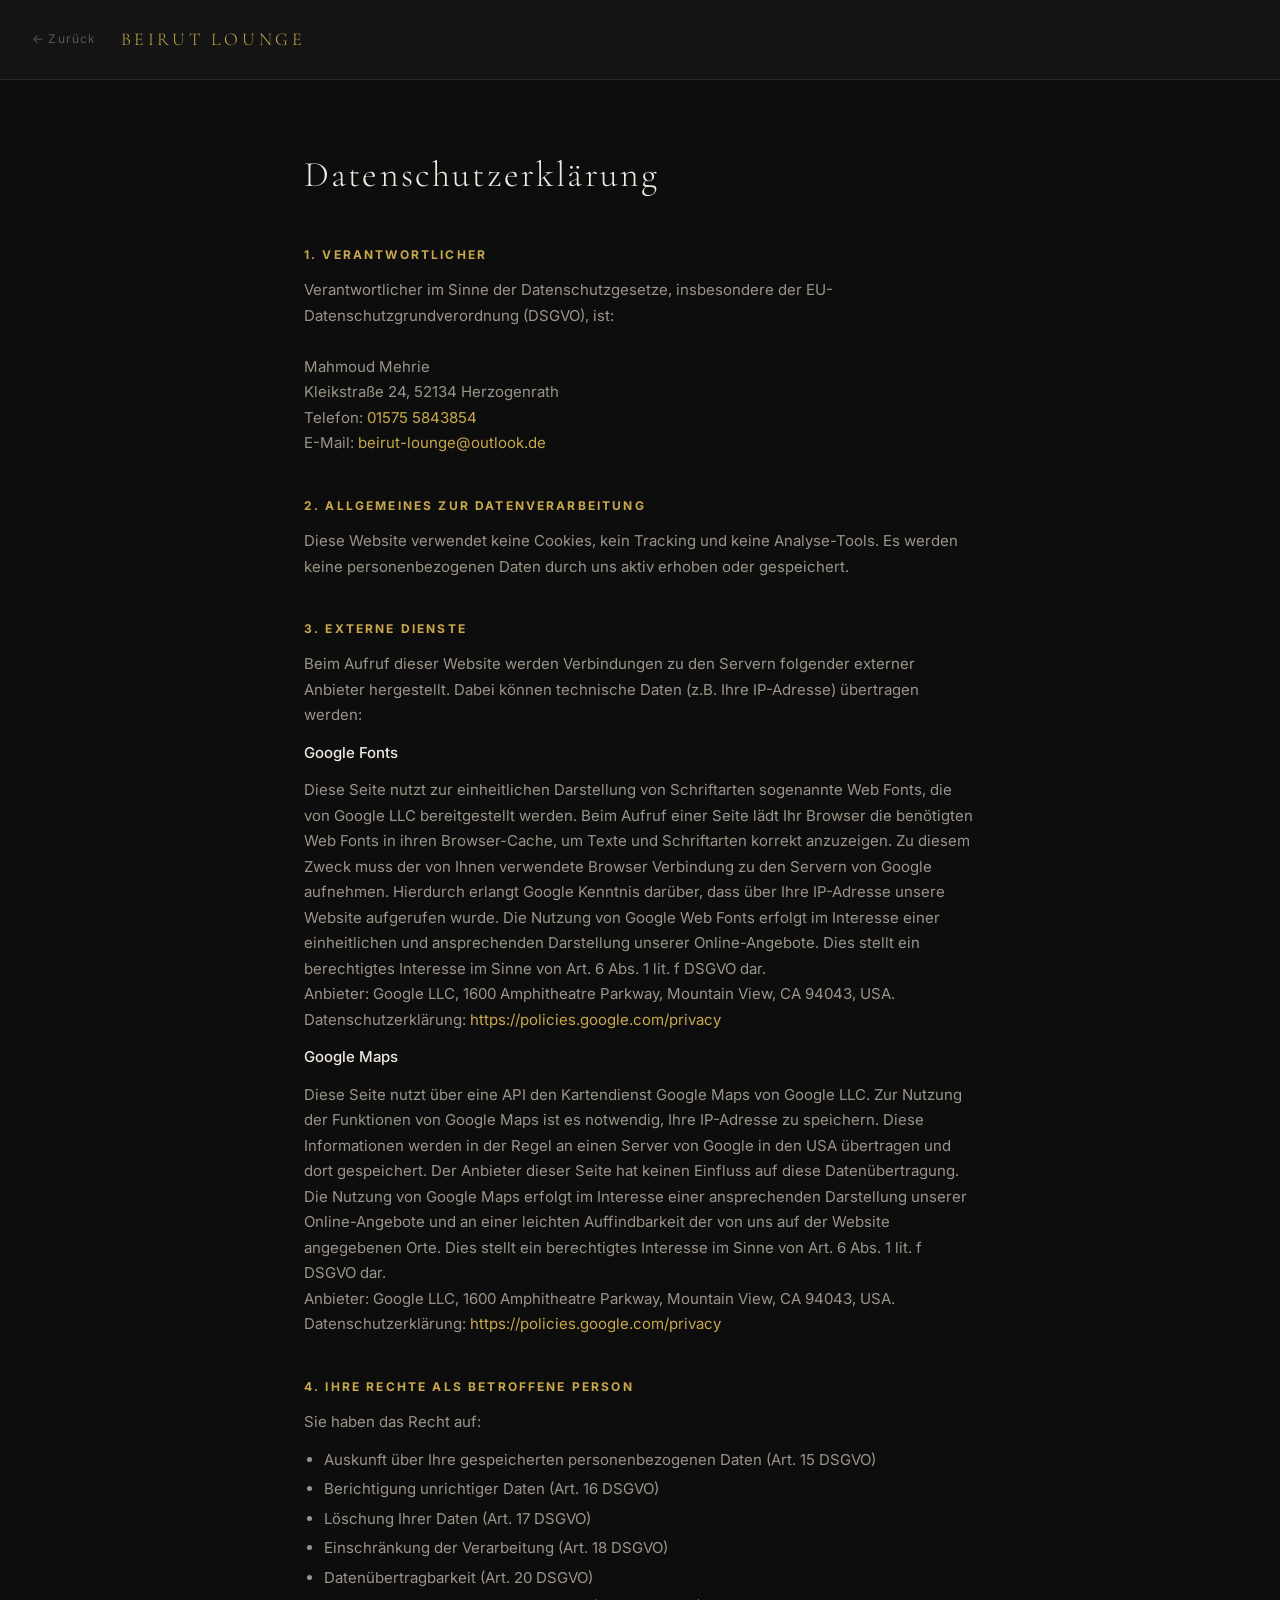
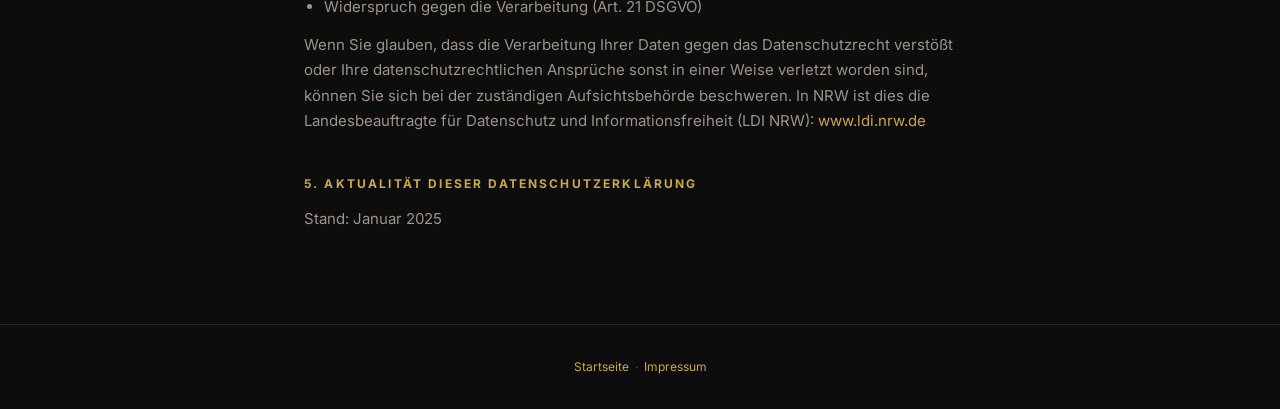
<file: datenschutz.html>
<!DOCTYPE html>
<html lang="de">
<head>
  <meta charset="UTF-8">
  <meta name="viewport" content="width=device-width, initial-scale=1.0">
  <title>Datenschutz — Beirut Lounge</title>

  <link rel="preconnect" href="https://fonts.googleapis.com">
  <link rel="preconnect" href="https://fonts.gstatic.com" crossorigin>
  <link href="https://fonts.googleapis.com/css2?family=Cormorant+Garamond:wght@300;400&family=Inter:wght@300;400;500&display=swap" rel="stylesheet">

  <style>
    :root {
      --bg-primary:     #0D0D0D;
      --bg-surface:     #141414;
      --accent:         #C9A84C;
      --text-primary:   #F0EAE0;
      --text-secondary: #9C9488;
      --text-muted:     #5C574F;
      --divider:        #2A2620;
      --font-display:   'Cormorant Garamond', serif;
      --font-body:      'Inter', sans-serif;
    }
    *, *::before, *::after { box-sizing: border-box; margin: 0; padding: 0; }
    body {
      background: var(--bg-primary);
      color: var(--text-primary);
      font-family: var(--font-body);
      font-size: 1rem;
      line-height: 1.7;
    }
    a { color: var(--accent); text-decoration: none; }
    a:hover { text-decoration: underline; }

    .legal-header {
      background: var(--bg-surface);
      border-bottom: 1px solid var(--divider);
      padding: 1.5rem 2rem;
      display: flex;
      align-items: center;
      gap: 1.5rem;
    }
    .legal-header__back {
      font-size: 0.75rem;
      letter-spacing: 0.1em;
      color: var(--text-muted);
      transition: color 0.2s;
    }
    .legal-header__back:hover { color: var(--accent); text-decoration: none; }
    .legal-header__logo {
      font-family: var(--font-display);
      font-size: 1.125rem;
      font-weight: 300;
      letter-spacing: 0.2em;
      text-transform: uppercase;
      color: var(--accent);
    }

    .legal-main {
      max-width: 720px;
      margin: 0 auto;
      padding: 4rem 1.5rem 5rem;
    }
    h1 {
      font-family: var(--font-display);
      font-size: 2.25rem;
      font-weight: 300;
      letter-spacing: 0.06em;
      color: var(--text-primary);
      margin-bottom: 2.5rem;
    }
    h2 {
      font-size: 0.75rem;
      letter-spacing: 0.18em;
      text-transform: uppercase;
      color: var(--accent);
      margin: 2.5rem 0 0.75rem;
    }
    p {
      font-size: 0.9375rem;
      color: var(--text-secondary);
      margin-bottom: 0.75rem;
    }
    ul {
      padding-left: 1.25rem;
      margin-bottom: 0.75rem;
    }
    li {
      font-size: 0.9375rem;
      color: var(--text-secondary);
      margin-bottom: 0.25rem;
    }
    .placeholder {
      background: rgba(201,168,76,0.08);
      border: 1px dashed var(--accent);
      border-radius: 2px;
      padding: 0.25rem 0.5rem;
      color: var(--accent);
      font-size: 0.8rem;
      letter-spacing: 0.05em;
    }

    footer {
      border-top: 1px solid var(--divider);
      padding: 2rem 1.5rem;
      text-align: center;
      font-size: 0.75rem;
      color: var(--text-muted);
    }
  </style>
</head>
<body>

  <header class="legal-header">
    <a href="index.html" class="legal-header__back">&#8592; Zurück</a>
    <span class="legal-header__logo">Beirut Lounge</span>
  </header>

  <main class="legal-main">
    <h1>Datenschutzerklärung</h1>

    <h2>1. Verantwortlicher</h2>
    <p>
      Verantwortlicher im Sinne der Datenschutzgesetze, insbesondere der EU-Datenschutzgrundverordnung (DSGVO), ist:<br><br>
      Mahmoud Mehrie<br>
      Kleikstraße 24, 52134 Herzogenrath<br>
      Telefon: <a href="tel:+4915755843854">01575 5843854</a><br>
      E-Mail: <a href="mailto:beirut-lounge@outlook.de">beirut-lounge@outlook.de</a>
    </p>

    <h2>2. Allgemeines zur Datenverarbeitung</h2>
    <p>
      Diese Website verwendet keine Cookies, kein Tracking und keine Analyse-Tools.
      Es werden keine personenbezogenen Daten durch uns aktiv erhoben oder gespeichert.
    </p>

    <h2>3. Externe Dienste</h2>
    <p>
      Beim Aufruf dieser Website werden Verbindungen zu den Servern folgender externer Anbieter hergestellt.
      Dabei können technische Daten (z.B. Ihre IP-Adresse) übertragen werden:
    </p>

    <p><strong style="color: var(--text-primary); font-weight: 500;">Google Fonts</strong></p>
    <p>
      Diese Seite nutzt zur einheitlichen Darstellung von Schriftarten sogenannte Web Fonts, die von Google LLC bereitgestellt werden.
      Beim Aufruf einer Seite lädt Ihr Browser die benötigten Web Fonts in ihren Browser-Cache, um Texte und Schriftarten korrekt anzuzeigen.
      Zu diesem Zweck muss der von Ihnen verwendete Browser Verbindung zu den Servern von Google aufnehmen.
      Hierdurch erlangt Google Kenntnis darüber, dass über Ihre IP-Adresse unsere Website aufgerufen wurde.
      Die Nutzung von Google Web Fonts erfolgt im Interesse einer einheitlichen und ansprechenden Darstellung unserer Online-Angebote.
      Dies stellt ein berechtigtes Interesse im Sinne von Art. 6 Abs. 1 lit. f DSGVO dar.<br>
      Anbieter: Google LLC, 1600 Amphitheatre Parkway, Mountain View, CA 94043, USA.<br>
      Datenschutzerklärung: <a href="https://policies.google.com/privacy" target="_blank" rel="noopener noreferrer">https://policies.google.com/privacy</a>
    </p>

    <p><strong style="color: var(--text-primary); font-weight: 500;">Google Maps</strong></p>
    <p>
      Diese Seite nutzt über eine API den Kartendienst Google Maps von Google LLC.
      Zur Nutzung der Funktionen von Google Maps ist es notwendig, Ihre IP-Adresse zu speichern.
      Diese Informationen werden in der Regel an einen Server von Google in den USA übertragen und dort gespeichert.
      Der Anbieter dieser Seite hat keinen Einfluss auf diese Datenübertragung.
      Die Nutzung von Google Maps erfolgt im Interesse einer ansprechenden Darstellung unserer Online-Angebote und an einer leichten Auffindbarkeit der von uns auf der Website angegebenen Orte.
      Dies stellt ein berechtigtes Interesse im Sinne von Art. 6 Abs. 1 lit. f DSGVO dar.<br>
      Anbieter: Google LLC, 1600 Amphitheatre Parkway, Mountain View, CA 94043, USA.<br>
      Datenschutzerklärung: <a href="https://policies.google.com/privacy" target="_blank" rel="noopener noreferrer">https://policies.google.com/privacy</a>
    </p>

    <h2>4. Ihre Rechte als betroffene Person</h2>
    <p>Sie haben das Recht auf:</p>
    <ul>
      <li>Auskunft über Ihre gespeicherten personenbezogenen Daten (Art. 15 DSGVO)</li>
      <li>Berichtigung unrichtiger Daten (Art. 16 DSGVO)</li>
      <li>Löschung Ihrer Daten (Art. 17 DSGVO)</li>
      <li>Einschränkung der Verarbeitung (Art. 18 DSGVO)</li>
      <li>Datenübertragbarkeit (Art. 20 DSGVO)</li>
      <li>Widerspruch gegen die Verarbeitung (Art. 21 DSGVO)</li>
    </ul>
    <p>
      Wenn Sie glauben, dass die Verarbeitung Ihrer Daten gegen das Datenschutzrecht verstößt oder
      Ihre datenschutzrechtlichen Ansprüche sonst in einer Weise verletzt worden sind, können Sie sich
      bei der zuständigen Aufsichtsbehörde beschweren. In NRW ist dies die
      Landesbeauftragte für Datenschutz und Informationsfreiheit (LDI NRW):
      <a href="https://www.ldi.nrw.de" target="_blank" rel="noopener noreferrer">www.ldi.nrw.de</a>
    </p>

    <h2>5. Aktualität dieser Datenschutzerklärung</h2>
    <p>Stand: Januar 2025</p>
  </main>

  <footer>
    <a href="index.html">Startseite</a> &nbsp;&middot;&nbsp;
    <a href="impressum.html">Impressum</a>
  </footer>

</body>
</html>
</file>
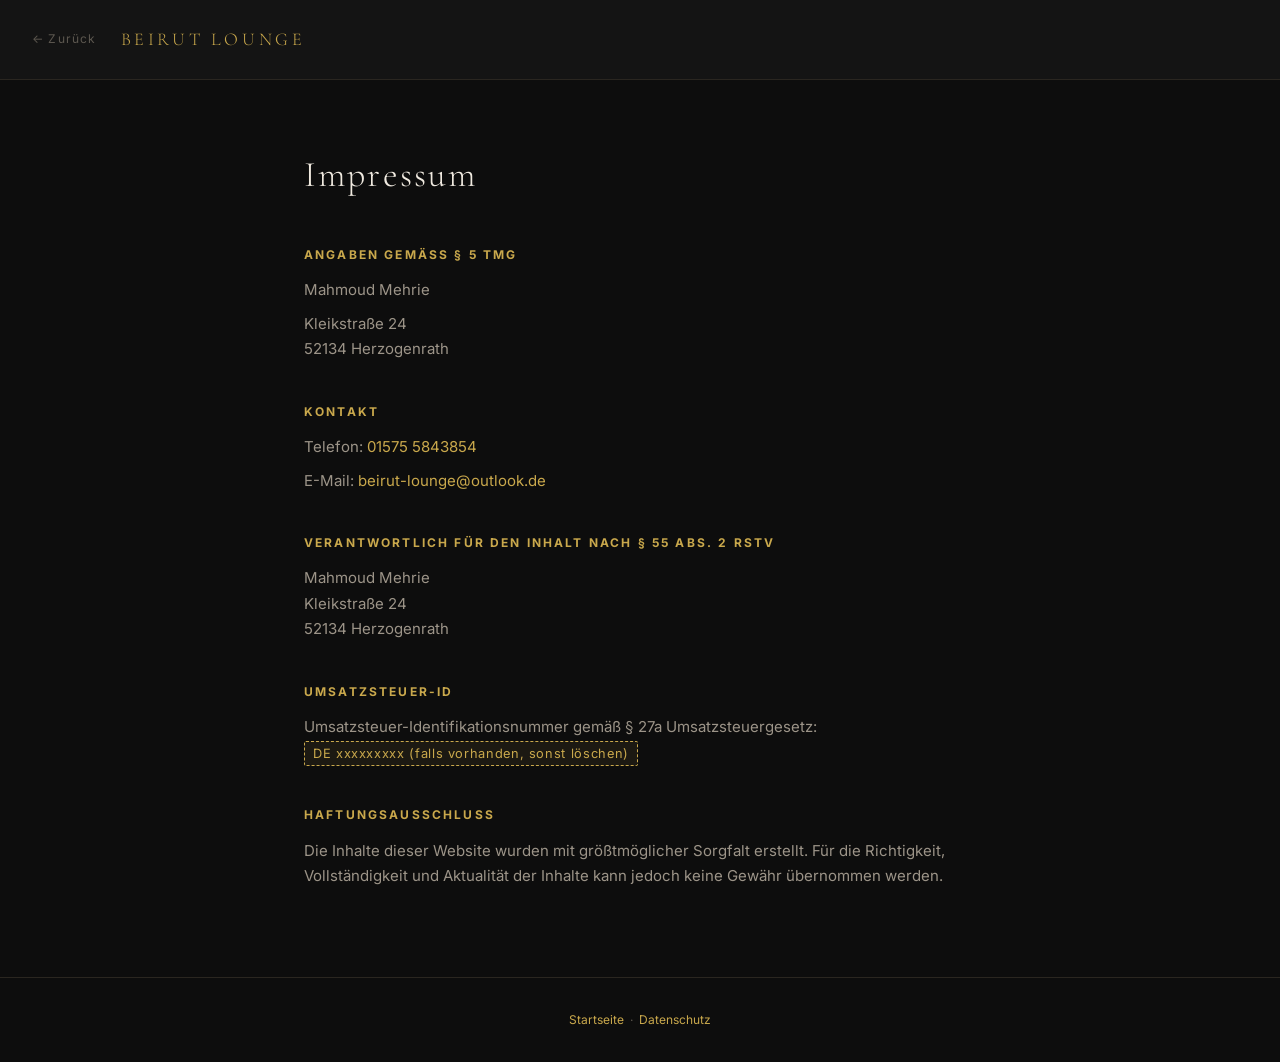
<file: impressum.html>
<!DOCTYPE html>
<html lang="de">
<head>
  <meta charset="UTF-8">
  <meta name="viewport" content="width=device-width, initial-scale=1.0">
  <title>Impressum — Beirut Lounge</title>

  <link rel="preconnect" href="https://fonts.googleapis.com">
  <link rel="preconnect" href="https://fonts.gstatic.com" crossorigin>
  <link href="https://fonts.googleapis.com/css2?family=Cormorant+Garamond:wght@300;400&family=Inter:wght@300;400;500&display=swap" rel="stylesheet">

  <style>
    :root {
      --bg-primary:     #0D0D0D;
      --bg-surface:     #141414;
      --accent:         #C9A84C;
      --text-primary:   #F0EAE0;
      --text-secondary: #9C9488;
      --text-muted:     #5C574F;
      --divider:        #2A2620;
      --font-display:   'Cormorant Garamond', serif;
      --font-body:      'Inter', sans-serif;
    }
    *, *::before, *::after { box-sizing: border-box; margin: 0; padding: 0; }
    body {
      background: var(--bg-primary);
      color: var(--text-primary);
      font-family: var(--font-body);
      font-size: 1rem;
      line-height: 1.7;
    }
    a { color: var(--accent); text-decoration: none; }
    a:hover { text-decoration: underline; }

    .legal-header {
      background: var(--bg-surface);
      border-bottom: 1px solid var(--divider);
      padding: 1.5rem 2rem;
      display: flex;
      align-items: center;
      gap: 1.5rem;
    }
    .legal-header__back {
      font-size: 0.75rem;
      letter-spacing: 0.1em;
      color: var(--text-muted);
      transition: color 0.2s;
    }
    .legal-header__back:hover { color: var(--accent); text-decoration: none; }
    .legal-header__logo {
      font-family: var(--font-display);
      font-size: 1.125rem;
      font-weight: 300;
      letter-spacing: 0.2em;
      text-transform: uppercase;
      color: var(--accent);
    }

    .legal-main {
      max-width: 720px;
      margin: 0 auto;
      padding: 4rem 1.5rem 5rem;
    }
    h1 {
      font-family: var(--font-display);
      font-size: 2.25rem;
      font-weight: 300;
      letter-spacing: 0.06em;
      color: var(--text-primary);
      margin-bottom: 2.5rem;
    }
    h2 {
      font-size: 0.75rem;
      letter-spacing: 0.18em;
      text-transform: uppercase;
      color: var(--accent);
      margin: 2.5rem 0 0.75rem;
    }
    p {
      font-size: 0.9375rem;
      color: var(--text-secondary);
      margin-bottom: 0.5rem;
    }
    .placeholder {
      background: rgba(201,168,76,0.08);
      border: 1px dashed var(--accent);
      border-radius: 2px;
      padding: 0.25rem 0.5rem;
      color: var(--accent);
      font-size: 0.8rem;
      letter-spacing: 0.05em;
    }

    footer {
      border-top: 1px solid var(--divider);
      padding: 2rem 1.5rem;
      text-align: center;
      font-size: 0.75rem;
      color: var(--text-muted);
    }
  </style>
</head>
<body>

  <header class="legal-header">
    <a href="index.html" class="legal-header__back">&#8592; Zurück</a>
    <span class="legal-header__logo">Beirut Lounge</span>
  </header>

  <main class="legal-main">
    <h1>Impressum</h1>

    <h2>Angaben gemäß § 5 TMG</h2>
    <p>Mahmoud Mehrie</p>
    <p>Kleikstraße 24<br>52134 Herzogenrath</p>

    <h2>Kontakt</h2>
    <p>Telefon: <a href="tel:+4915755843854">01575 5843854</a></p>
    <p>E-Mail: <a href="mailto:beirut-lounge@outlook.de">beirut-lounge@outlook.de</a></p>

    <h2>Verantwortlich für den Inhalt nach § 55 Abs. 2 RStV</h2>
    <p>Mahmoud Mehrie<br>
    Kleikstraße 24<br>52134 Herzogenrath</p>

    <h2>Umsatzsteuer-ID</h2>
    <p>Umsatzsteuer-Identifikationsnummer gemäß § 27a Umsatzsteuergesetz:<br>
    <span class="placeholder">DE xxxxxxxxx (falls vorhanden, sonst löschen)</span></p>

    <h2>Haftungsausschluss</h2>
    <p>
      Die Inhalte dieser Website wurden mit größtmöglicher Sorgfalt erstellt.
      Für die Richtigkeit, Vollständigkeit und Aktualität der Inhalte kann jedoch keine Gewähr übernommen werden.
    </p>
  </main>

  <footer>
    <a href="index.html">Startseite</a> &nbsp;&middot;&nbsp;
    <a href="datenschutz.html">Datenschutz</a>
  </footer>

</body>
</html>
</file>
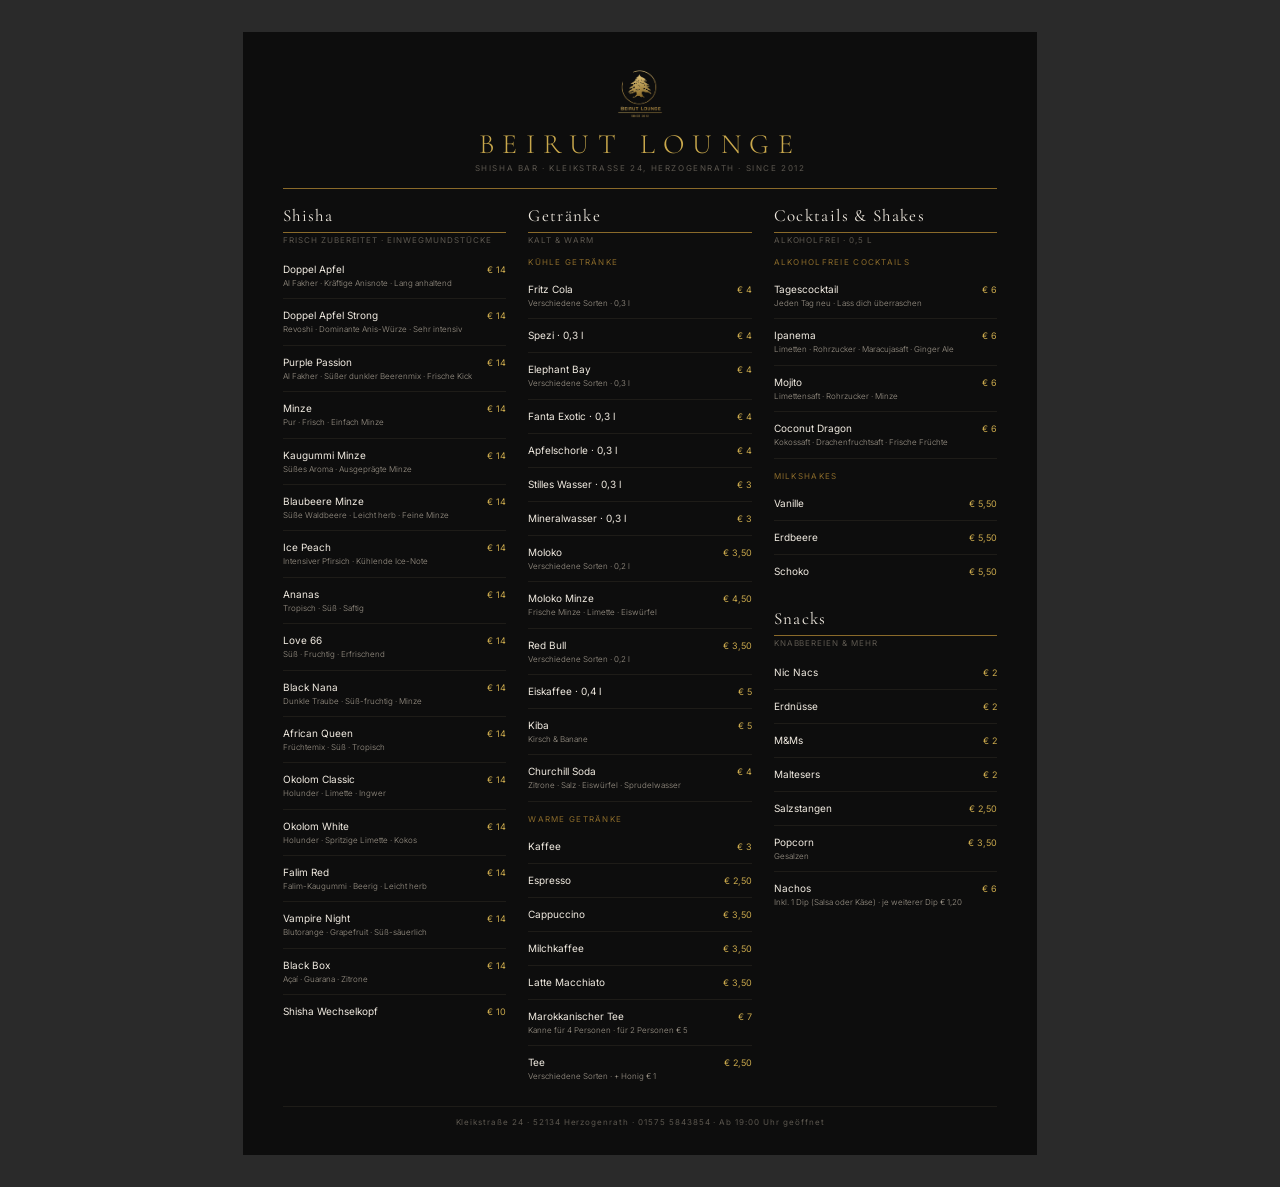
<file: menu-print.html>
<!DOCTYPE html>
<html lang="de">
<head>
  <meta charset="UTF-8">
  <title>Speisekarte — Beirut Lounge</title>
  <link href="https://fonts.googleapis.com/css2?family=Cormorant+Garamond:wght@300;400;600&family=Inter:wght@300;400;500&display=swap" rel="stylesheet">
  <style>

    * { box-sizing: border-box; margin: 0; padding: 0; }

    @page { size: A4 portrait; margin: 0; }

    html, body {
      width: 794px;
      height: 1123px;
    }

    body {
      overflow: hidden;
      background: #0D0D0D;
      color: #F0EAE0;
      font-family: 'Inter', sans-serif;
      -webkit-print-color-adjust: exact;
      print-color-adjust: exact;
    }

    @media screen {
      html {
        background: #2A2A2A;
        min-height: 100vh;
        display: flex;
        align-items: flex-start;
        justify-content: center;
        padding: 32px 0;
        width: auto;
        height: auto;
      }
    }

    .page {
      width: 794px;
      height: 1123px;
      padding: 34px 40px 28px;
      display: flex;
      flex-direction: column;
    }

    /* ── HEADER ── */
    .hdr {
      text-align: center;
      padding-bottom: 15px;
      margin-bottom: 16px;
      border-bottom: 1px solid #8A6A2A;
      flex-shrink: 0;
    }

    .hdr img {
      width: 58px;
      height: auto;
      display: block;
      margin: 0 auto 6px;
    }

    .hdr__name {
      font-family: 'Cormorant Garamond', serif;
      font-size: 28px;
      font-weight: 300;
      letter-spacing: 0.3em;
      text-transform: uppercase;
      color: #C9A84C;
      line-height: 1;
    }

    .hdr__sub {
      font-size: 8px;
      letter-spacing: 0.2em;
      text-transform: uppercase;
      color: #5C574F;
      margin-top: 5px;
    }

    /* ── 3-SPALTEN ── */
    .cols {
      display: grid;
      grid-template-columns: 1fr 1fr 1fr;
      gap: 22px;
      flex: 1;
      min-height: 0;
      overflow: hidden;
    }

    .col {
      display: flex;
      flex-direction: column;
      overflow: hidden;
    }

    /* ── KATEGORIE ── */
    .cat { flex-shrink: 0; }
    .cat + .cat { margin-top: 20px; }

    .cat__title {
      font-family: 'Cormorant Garamond', serif;
      font-size: 17px;
      font-weight: 400;
      letter-spacing: 0.08em;
      color: #F0EAE0;
      padding-bottom: 6px;
      border-bottom: 1px solid #8A6A2A;
      margin-bottom: 2px;
    }

    .cat__sub {
      font-size: 8px;
      letter-spacing: 0.12em;
      text-transform: uppercase;
      color: #5C574F;
      margin-bottom: 8px;
    }

    .group-lbl {
      font-size: 8px;
      letter-spacing: 0.16em;
      text-transform: uppercase;
      color: #8A6A2A;
      margin: 12px 0 6px;
    }

    /* ── ITEM ── */
    .item {
      display: flex;
      justify-content: space-between;
      align-items: baseline;
      padding: 10px 0;
      border-bottom: 1px solid #1E1C18;
      gap: 8px;
    }

    .item:last-child { border-bottom: none; }

    .item__left { flex: 1; min-width: 0; }

    .item__name {
      font-size: 10px;
      color: #F0EAE0;
      font-weight: 400;
      line-height: 1.3;
    }

    .item__desc {
      font-size: 8px;
      color: #9C9488;
      font-weight: 300;
      line-height: 1.3;
      margin-top: 2px;
    }

    .item__price {
      font-size: 9px;
      color: #C9A84C;
      white-space: nowrap;
      flex-shrink: 0;
    }

    /* ── FOOTER ── */
    .ftr {
      text-align: center;
      font-size: 8px;
      color: #5C574F;
      letter-spacing: 0.12em;
      padding-top: 10px;
      border-top: 1px solid #1E1C18;
      flex-shrink: 0;
      margin-top: 14px;
    }

  </style>
</head>
<body>
<div class="page">

  <header class="hdr">
    <img src="assets/images/logo-transparent.png" alt="Beirut Lounge">
    <div class="hdr__name">Beirut Lounge</div>
    <div class="hdr__sub">Shisha Bar &middot; Kleikstraße 24, Herzogenrath &middot; Since 2012</div>
  </header>

  <div class="cols">

    <!-- ── SPALTE 1: SHISHA ── -->
    <div class="col">
      <div class="cat">
        <div class="cat__title">Shisha</div>
        <div class="cat__sub">Frisch zubereitet &middot; Einwegmundstücke</div>

        <div class="item"><div class="item__left"><div class="item__name">Doppel Apfel</div><div class="item__desc">Al Fakher &middot; Kräftige Anisnote &middot; Lang anhaltend</div></div><div class="item__price">€ 14</div></div>
        <div class="item"><div class="item__left"><div class="item__name">Doppel Apfel Strong</div><div class="item__desc">Revoshi &middot; Dominante Anis-Würze &middot; Sehr intensiv</div></div><div class="item__price">€ 14</div></div>
        <div class="item"><div class="item__left"><div class="item__name">Purple Passion</div><div class="item__desc">Al Fakher &middot; Süßer dunkler Beerenmix &middot; Frische Kick</div></div><div class="item__price">€ 14</div></div>
        <div class="item"><div class="item__left"><div class="item__name">Minze</div><div class="item__desc">Pur &middot; Frisch &middot; Einfach Minze</div></div><div class="item__price">€ 14</div></div>
        <div class="item"><div class="item__left"><div class="item__name">Kaugummi Minze</div><div class="item__desc">Süßes Aroma &middot; Ausgeprägte Minze</div></div><div class="item__price">€ 14</div></div>
        <div class="item"><div class="item__left"><div class="item__name">Blaubeere Minze</div><div class="item__desc">Süße Waldbeere &middot; Leicht herb &middot; Feine Minze</div></div><div class="item__price">€ 14</div></div>
        <div class="item"><div class="item__left"><div class="item__name">Ice Peach</div><div class="item__desc">Intensiver Pfirsich &middot; Kühlende Ice-Note</div></div><div class="item__price">€ 14</div></div>
        <div class="item"><div class="item__left"><div class="item__name">Ananas</div><div class="item__desc">Tropisch &middot; Süß &middot; Saftig</div></div><div class="item__price">€ 14</div></div>
        <div class="item"><div class="item__left"><div class="item__name">Love 66</div><div class="item__desc">Süß &middot; Fruchtig &middot; Erfrischend</div></div><div class="item__price">€ 14</div></div>
        <div class="item"><div class="item__left"><div class="item__name">Black Nana</div><div class="item__desc">Dunkle Traube &middot; Süß-fruchtig &middot; Minze</div></div><div class="item__price">€ 14</div></div>
        <div class="item"><div class="item__left"><div class="item__name">African Queen</div><div class="item__desc">Früchtemix &middot; Süß &middot; Tropisch</div></div><div class="item__price">€ 14</div></div>
        <div class="item"><div class="item__left"><div class="item__name">Okolom Classic</div><div class="item__desc">Holunder &middot; Limette &middot; Ingwer</div></div><div class="item__price">€ 14</div></div>
        <div class="item"><div class="item__left"><div class="item__name">Okolom White</div><div class="item__desc">Holunder &middot; Spritzige Limette &middot; Kokos</div></div><div class="item__price">€ 14</div></div>
        <div class="item"><div class="item__left"><div class="item__name">Falim Red</div><div class="item__desc">Falim-Kaugummi &middot; Beerig &middot; Leicht herb</div></div><div class="item__price">€ 14</div></div>
        <div class="item"><div class="item__left"><div class="item__name">Vampire Night</div><div class="item__desc">Blutorange &middot; Grapefruit &middot; Süß-säuerlich</div></div><div class="item__price">€ 14</div></div>
        <div class="item"><div class="item__left"><div class="item__name">Black Box</div><div class="item__desc">Açaí &middot; Guarana &middot; Zitrone</div></div><div class="item__price">€ 14</div></div>
        <div class="item"><div class="item__left"><div class="item__name">Shisha Wechselkopf</div></div><div class="item__price">€ 10</div></div>
      </div>
    </div>

    <!-- ── SPALTE 2: GETRÄNKE ── -->
    <div class="col">
      <div class="cat">
        <div class="cat__title">Getränke</div>
        <div class="cat__sub">Kalt &amp; Warm</div>

        <div class="group-lbl">Kühle Getränke</div>
        <div class="item"><div class="item__left"><div class="item__name">Fritz Cola</div><div class="item__desc">Verschiedene Sorten &middot; 0,3 l</div></div><div class="item__price">€ 4</div></div>
        <div class="item"><div class="item__left"><div class="item__name">Spezi &middot; 0,3 l</div></div><div class="item__price">€ 4</div></div>
        <div class="item"><div class="item__left"><div class="item__name">Elephant Bay</div><div class="item__desc">Verschiedene Sorten &middot; 0,3 l</div></div><div class="item__price">€ 4</div></div>
        <div class="item"><div class="item__left"><div class="item__name">Fanta Exotic &middot; 0,3 l</div></div><div class="item__price">€ 4</div></div>
        <div class="item"><div class="item__left"><div class="item__name">Apfelschorle &middot; 0,3 l</div></div><div class="item__price">€ 4</div></div>
        <div class="item"><div class="item__left"><div class="item__name">Stilles Wasser &middot; 0,3 l</div></div><div class="item__price">€ 3</div></div>
        <div class="item"><div class="item__left"><div class="item__name">Mineralwasser &middot; 0,3 l</div></div><div class="item__price">€ 3</div></div>
        <div class="item"><div class="item__left"><div class="item__name">Moloko</div><div class="item__desc">Verschiedene Sorten &middot; 0,2 l</div></div><div class="item__price">€ 3,50</div></div>
        <div class="item"><div class="item__left"><div class="item__name">Moloko Minze</div><div class="item__desc">Frische Minze &middot; Limette &middot; Eiswürfel</div></div><div class="item__price">€ 4,50</div></div>
        <div class="item"><div class="item__left"><div class="item__name">Red Bull</div><div class="item__desc">Verschiedene Sorten &middot; 0,2 l</div></div><div class="item__price">€ 3,50</div></div>
        <div class="item"><div class="item__left"><div class="item__name">Eiskaffee &middot; 0,4 l</div></div><div class="item__price">€ 5</div></div>
        <div class="item"><div class="item__left"><div class="item__name">Kiba</div><div class="item__desc">Kirsch &amp; Banane</div></div><div class="item__price">€ 5</div></div>
        <div class="item"><div class="item__left"><div class="item__name">Churchill Soda</div><div class="item__desc">Zitrone &middot; Salz &middot; Eiswürfel &middot; Sprudelwasser</div></div><div class="item__price">€ 4</div></div>

        <div class="group-lbl">Warme Getränke</div>
        <div class="item"><div class="item__left"><div class="item__name">Kaffee</div></div><div class="item__price">€ 3</div></div>
        <div class="item"><div class="item__left"><div class="item__name">Espresso</div></div><div class="item__price">€ 2,50</div></div>
        <div class="item"><div class="item__left"><div class="item__name">Cappuccino</div></div><div class="item__price">€ 3,50</div></div>
        <div class="item"><div class="item__left"><div class="item__name">Milchkaffee</div></div><div class="item__price">€ 3,50</div></div>
        <div class="item"><div class="item__left"><div class="item__name">Latte Macchiato</div></div><div class="item__price">€ 3,50</div></div>
        <div class="item"><div class="item__left"><div class="item__name">Marokkanischer Tee</div><div class="item__desc">Kanne für 4 Personen &middot; für 2 Personen € 5</div></div><div class="item__price">€ 7</div></div>
        <div class="item"><div class="item__left"><div class="item__name">Tee</div><div class="item__desc">Verschiedene Sorten &middot; + Honig € 1</div></div><div class="item__price">€ 2,50</div></div>
      </div>
    </div>

    <!-- ── SPALTE 3: COCKTAILS & SHAKES + SNACKS ── -->
    <div class="col">
      <div class="cat">
        <div class="cat__title">Cocktails &amp; Shakes</div>
        <div class="cat__sub">Alkoholfrei &middot; 0,5 l</div>

        <div class="group-lbl">Alkoholfreie Cocktails</div>
        <div class="item"><div class="item__left"><div class="item__name">Tagescocktail</div><div class="item__desc">Jeden Tag neu &middot; Lass dich überraschen</div></div><div class="item__price">€ 6</div></div>
        <div class="item"><div class="item__left"><div class="item__name">Ipanema</div><div class="item__desc">Limetten &middot; Rohrzucker &middot; Maracujasaft &middot; Ginger Ale</div></div><div class="item__price">€ 6</div></div>
        <div class="item"><div class="item__left"><div class="item__name">Mojito</div><div class="item__desc">Limettensaft &middot; Rohrzucker &middot; Minze</div></div><div class="item__price">€ 6</div></div>
        <div class="item"><div class="item__left"><div class="item__name">Coconut Dragon</div><div class="item__desc">Kokossaft &middot; Drachenfruchtsaft &middot; Frische Früchte</div></div><div class="item__price">€ 6</div></div>

        <div class="group-lbl">Milkshakes</div>
        <div class="item"><div class="item__left"><div class="item__name">Vanille</div></div><div class="item__price">€ 5,50</div></div>
        <div class="item"><div class="item__left"><div class="item__name">Erdbeere</div></div><div class="item__price">€ 5,50</div></div>
        <div class="item"><div class="item__left"><div class="item__name">Schoko</div></div><div class="item__price">€ 5,50</div></div>
      </div>

      <div class="cat">
        <div class="cat__title">Snacks</div>
        <div class="cat__sub">Knabbereien &amp; Mehr</div>

        <div class="item"><div class="item__left"><div class="item__name">Nic Nacs</div></div><div class="item__price">€ 2</div></div>
        <div class="item"><div class="item__left"><div class="item__name">Erdnüsse</div></div><div class="item__price">€ 2</div></div>
        <div class="item"><div class="item__left"><div class="item__name">M&amp;Ms</div></div><div class="item__price">€ 2</div></div>
        <div class="item"><div class="item__left"><div class="item__name">Maltesers</div></div><div class="item__price">€ 2</div></div>
        <div class="item"><div class="item__left"><div class="item__name">Salzstangen</div></div><div class="item__price">€ 2,50</div></div>
        <div class="item"><div class="item__left"><div class="item__name">Popcorn</div><div class="item__desc">Gesalzen</div></div><div class="item__price">€ 3,50</div></div>
        <div class="item"><div class="item__left"><div class="item__name">Nachos</div><div class="item__desc">Inkl. 1 Dip (Salsa oder Käse) &middot; je weiterer Dip € 1,20</div></div><div class="item__price">€ 6</div></div>
      </div>
    </div>

  </div>

  <footer class="ftr">
    Kleikstraße 24 &middot; 52134 Herzogenrath &middot; 01575 5843854 &middot; Ab 19:00 Uhr geöffnet
  </footer>

</div>
</body>
</html>
</file>
